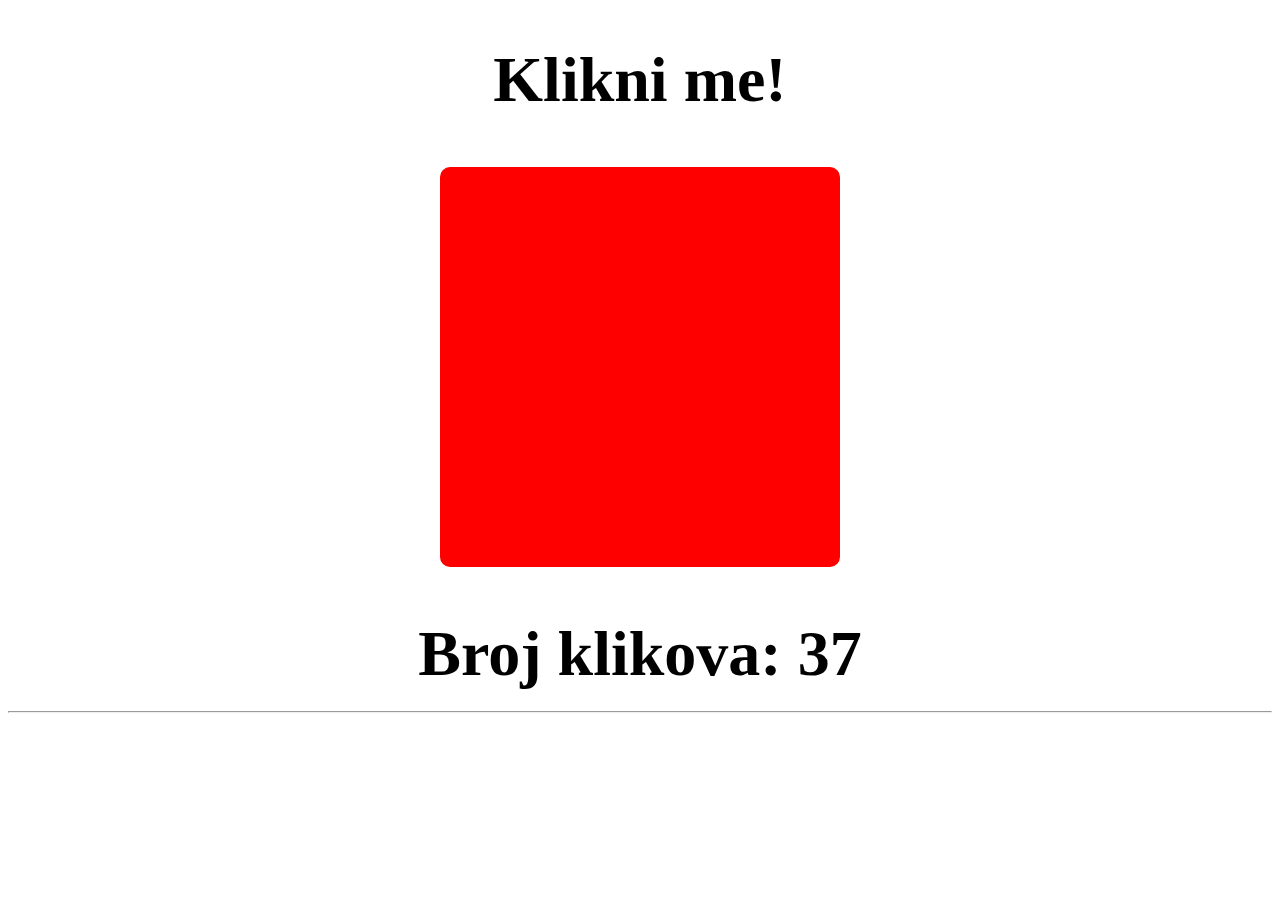
<file: !em_inkilk_92_edub_avokilk_jorb_adaK.html>
<!DOCTYPE html>
<html>
<head>
	<title>Clicker Game</title>
	<style>
		body {
			font-size: 2rem;
			text-align: center;
			height: 500px;
		}

		#box {
			width: 25rem;
			height: 25rem;
			background-color: red;
			margin: 50px auto;
			border-radius: 10px;
			cursor: pointer;
            
		}

		#counter {
			margin-bottom: 20px;
		}

        #hidden-message {
            width: 100%;
            height: 100%;
            display: flex;
            justify-content: center;
            align-items: center;
        }

        .invisible {
            opacity: 0.0;
        }

		.hint {
			color: navy;
		}
		
	</style>
</head>
<body>
	<h1 id="title">Klikni me!</h1>
	<div id="box">
        <div id="hidden-message" class="invisible">
			md ën margatsni ën inogrëd e nejgijgrëp ?ćinaružam ćilrb anavi rukedv ak tiv nilic ën
		</div>
    </div>
	<h1 id="counter">Clicks: xxxx</h1>
	<hr>
	<h4 class="hint hint-level-1 invisible">Hint: Link je show.</h4>
	<h4 class="hint hint-level-2 invisible">Hint: Moonwalk je hodanje unazad. Izumio ga je Michael Jackson.</h4>
    

	<script>
		let clicks = 37;
        const title = document.getElementById("title");
		const box = document.getElementById("box");
		const counter = document.getElementById("counter");
        const hiddenMessage = document.getElementById("hidden-message");

        counter.innerHTML = "Broj klikova: " + clicks;

		box.addEventListener("click", () => {
			clicks--;
			counter.innerHTML = "Broj klikova: " + clicks;
		});

        title.addEventListener("click", () => {
			if (clicks == 29) {
                hiddenMessage.classList.remove("invisible");
            }
			console.log("jej")
		});

		setTimeout(function() {
			const hintElement = document.querySelector('.hint-level-1');
			hintElement.classList.remove("invisible");
		}, 1000 * 60);
		setTimeout(function() {
			const hintElement = document.querySelector('.hint-level-2');
			hintElement.classList.remove("invisible");
		}, 1000 * 120);

	</script>
</body>
</html>
</file>
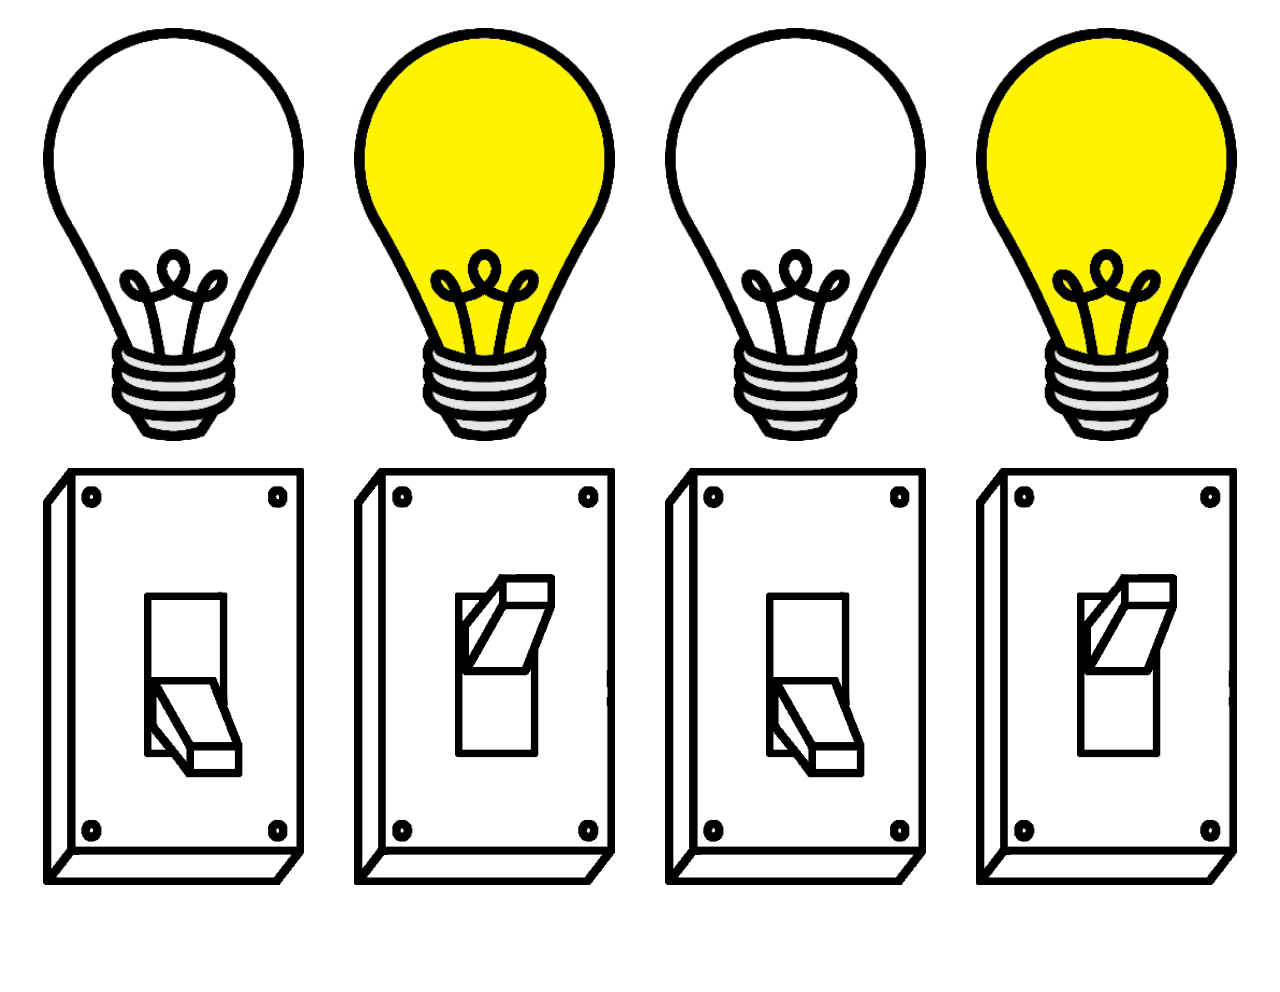
<file: 224.html>
<!DOCTYPE html>
<html>
<head>
	<title>Clicker Game</title>
	<style>

        body {
			font-size: 2rem;
			text-align: center;
			height: 500px;
		}



        .invisible {
            opacity: 0.0;
        }

		.hint {
			color: navy;
		}

		.grid-container {
            display: grid;
            grid-template-columns: auto auto auto auto;
            
            padding: 10px;
        }
        .grid-item {
            padding: 10px;
            font-size: 30px;
            text-align: center;

        }

        .image {
            width: 90%;
        }


		
	</style>
</head>
<body>
    <div class="grid-container">
        <div class="grid-item"><img class="bulb image" src="riddle_images\bulb_0.png" alt="Girl in a jacket"></div>
        <div class="grid-item"><img class="bulb image" src="riddle_images\bulb_0.png" alt="Girl in a jacket"></div>
        <div class="grid-item"><img class="bulb image" src="riddle_images\bulb_0.png" alt="Girl in a jacket"></div>
        <div class="grid-item"><img class="bulb image" src="riddle_images\bulb_0.png" alt="Girl in a jacket"></div>
        <div class="grid-item"><img class="switch image" src="riddle_images\switch_0.png" alt="Girl in a jacket" onclick="PressSwitch(0)"></div>
        <div class="grid-item"><img class="switch image" src="riddle_images\switch_0.png" alt="Girl in a jacket" onclick="PressSwitch(1)"></div>
        <div class="grid-item"><img class="switch image" src="riddle_images\switch_0.png" alt="Girl in a jacket" onclick="PressSwitch(2)"></div>
        <div class="grid-item"><img class="switch image" src="riddle_images\switch_0.png" alt="Girl in a jacket" onclick="PressSwitch(3)"></div>
        
    </div>
	<h4 id="solution" style="display: none">Pošalji <em>miki maus</em> na instagram @kvizileaks u DM.</h3>
	<h4 class="hint hint-level-1 invisible">Hint: Namještaj prvo one koja utječu na najviše drugih.</h4>
    

	<script>

        let states = [0, 1, 0, 1];

        let changeDependencies = {
            0: [0, 1, 2, 3],
            2: [1, 2, 3],
            3: [1, 3],
            1: [1]
        }

        UpdateImages();

        
		

		setTimeout(function() {
			const hintElement = document.querySelector('.hint-level-1');
			hintElement.classList.remove("invisible");
		}, 1000 * 90);


        function UpdateImages() {
            const bulbImages = document.querySelectorAll('.bulb');
            for (let i = 0; i < states.length; i++) {
                bulbImages[i].setAttribute("src", `riddle_images\\bulb_${states[i]}.png`);
            }
            const switchImages = document.querySelectorAll('.switch');
            for (let i = 0; i < states.length; i++) {
                switchImages[i].setAttribute("src", `riddle_images\\switch_${states[i]}.png`);
            }
        }

        function PressSwitch(index) {

            for (const i of changeDependencies[index]) {

                states[i] = !states[i] ? 1 : 0;
            }

            UpdateImages()

            if (JSON.stringify(states) === JSON.stringify([1, 1, 1, 1])) {
                const solution = document.querySelector('#solution');
                solution.style.display = "block";
            }
        }



	</script>
</body>
</html>
</file>
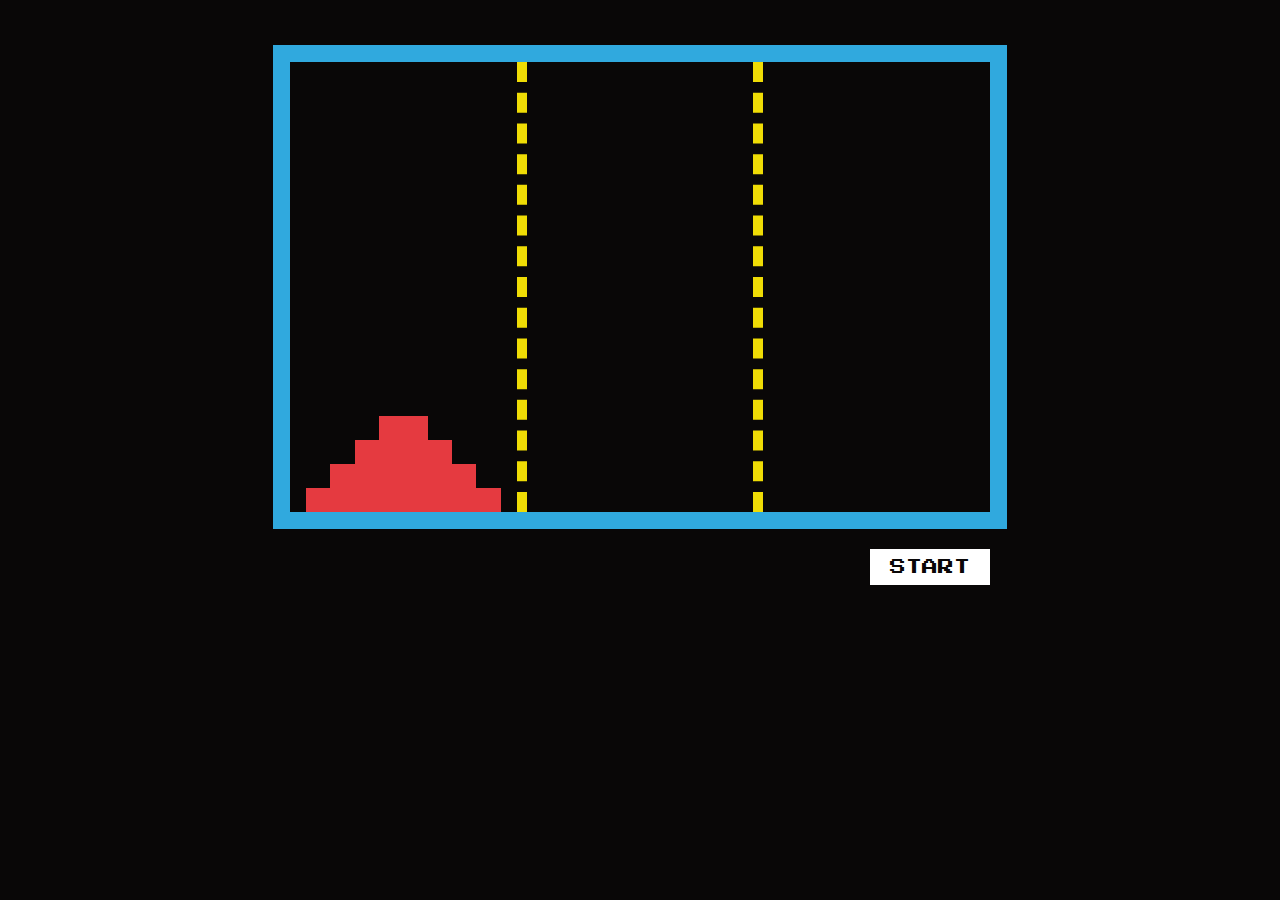
<file: hohoho.html>
<!DOCTYPE html>
<html lang="en">
<head>
  <meta charset="UTF-8">
  <title>The Tower of Hanoi</title>
  <link rel="stylesheet" href="riddles_stuff/hohoho/css/normalize.css">
  <link href="https://fonts.googleapis.com/css?family=Press+Start+2P" rel="stylesheet">
  <link rel="stylesheet" href="riddles_stuff/hohoho/css/style.css">
</head>
<body>
  <header>
    <div class="moves" style="display: none">MOVES: 0</div>
  </header>
  <h2 class="hint1" style="color: blue; display: none">Hint: hanoi</h2>
  <h2 class="hint2" style="color: blue; display: none">Hint: tower</h2>
  <h2 class="secret" style="color: white"></h2>
  <div class="container">
    
    <div class="col c1"></div>
    <div class="col c2">
      <!-- <div class="gameOver">YOU WIN!</div> -->
      
    </div>
    <div class="col c3"></div>
  </div>
  <footer>
    <a id="reset" href="#" onclick="startHints()">START</a>
  </footer>
  <script type="text/javascript" src="https://cdnjs.cloudflare.com/ajax/libs/jquery/3.1.0/jquery.min.js"></script>
  <script type="text/javascript" src="riddles_stuff/hohoho/main.js"></script>
  <script>
    function startHints() {
      setTimeout(function() {
			const hintElement = document.querySelector('.hint1');
			hintElement.style.display = "block"
      }, 1000 * 60);
      setTimeout(function() {
        const hintElement = document.querySelector('.hint2');
        hintElement.style.display = "block"
      }, 1000 * 120);
    }
   
  </script>
</body>
</html>
</file>
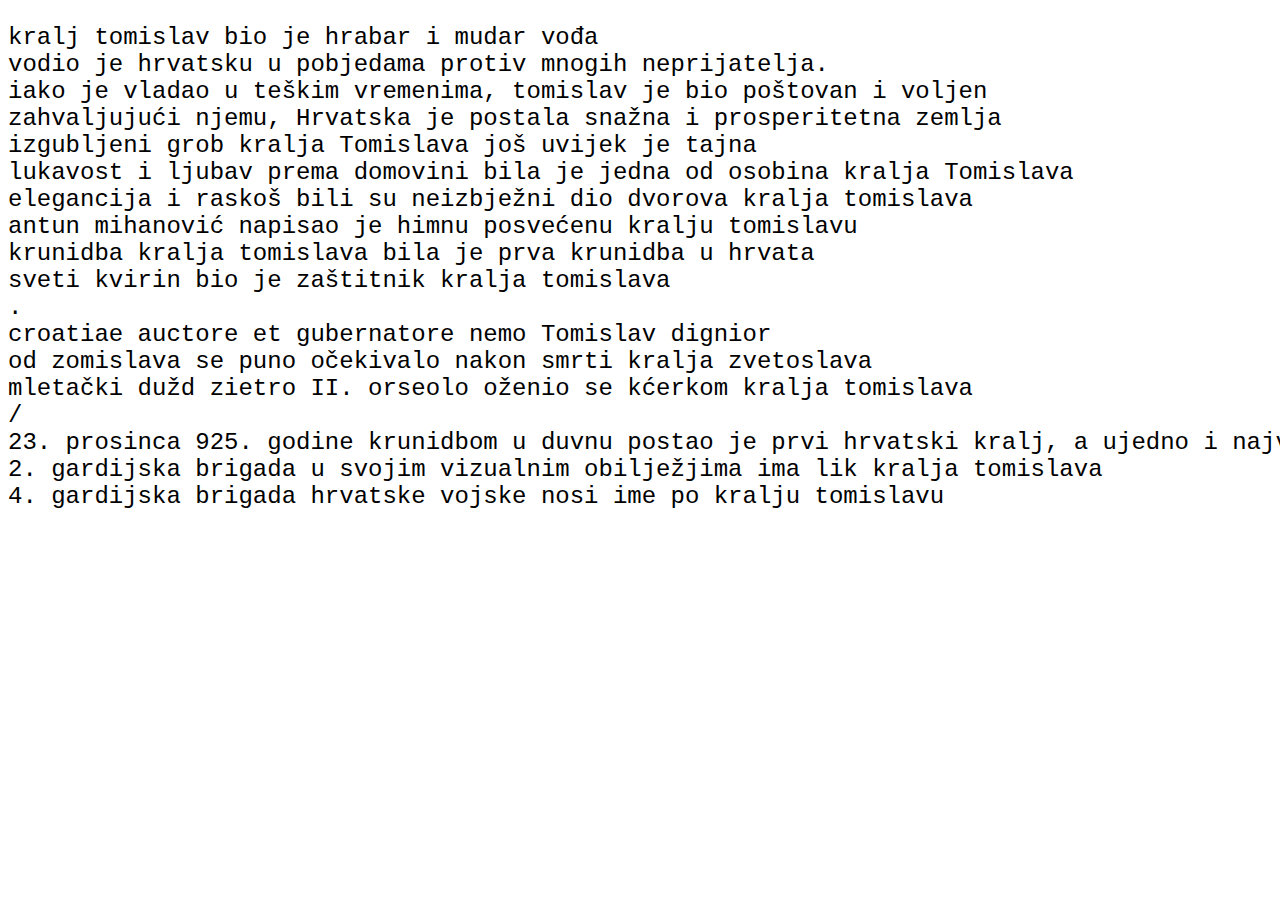
<file: tomislav.html>
<!DOCTYPE html>
<html>
<head>
	<title>Tomislav</title>
	<style>
		body {
			font-size: 2rem;
			text-align: left;
		}



        .invisible {
            opacity: 0.0;
        }

		.hint {
			color: navy;
			text-align: center;
		}
		
		pre {
			font-size: 1.5rem;
		}
	</style>
</head>
<body>

	
<pre>kralj tomislav bio je hrabar i mudar vođa
vodio je hrvatsku u pobjedama protiv mnogih neprijatelja.
iako je vladao u teškim vremenima, tomislav je bio poštovan i voljen
zahvaljujući njemu, Hrvatska je postala snažna i prosperitetna zemlja
izgubljeni grob kralja Tomislava još uvijek je tajna
lukavost i ljubav prema domovini bila je jedna od osobina kralja Tomislava
elegancija i raskoš bili su neizbježni dio dvorova kralja tomislava
antun mihanović napisao je himnu posvećenu kralju tomislavu
krunidba kralja tomislava bila je prva krunidba u hrvata
sveti kvirin bio je zaštitnik kralja tomislava
.
croatiae auctore et gubernatore nemo Tomislav dignior
od zomislava se puno očekivalo nakon smrti kralja zvetoslava
mletački dužd zietro II. orseolo oženio se kćerkom kralja tomislava
/
23. prosinca 925. godine krunidbom u duvnu postao je prvi hrvatski kralj, a ujedno i najveći kralj tomislav
2. gardijska brigada u svojim vizualnim obilježjima ima lik kralja tomislava
4. gardijska brigada hrvatske vojske nosi ime po kralju tomislavu</pre>
	<h4 class="hint hint-level-1 invisible">Hint: To su počeci hrvatske države. Počeci.</h4>
	<h4 class="hint hint-level-2 invisible">Hint: "Akro" + croatian word for verse </h4>	
    

	<script>

		setTimeout(function() {
			const hintElement = document.querySelector('.hint-level-1');
			hintElement.classList.remove("invisible");
		}, 1000 * 60);
		setTimeout(function() {
			const hintElement = document.querySelector('.hint-level-2');
			hintElement.classList.remove("invisible");
		}, 1000 * 120);

	</script>
</body>
</html>
</file>
<file: riddles_stuff/hohoho/css/style.css>
/*Colors: #30A9DE
          #E53A40
          #EFDC05
          #090707*/

body {
  display: flex;
  align-items: center;
  flex-direction: column;
  background: #090707;
  font-family: 'Press Start 2P', sans-serif;
  width: 700px;
  margin-left: auto;
  margin-right: auto;
}

header {
  color: white;
}

.moves {
  text-align: right;
  text-transform: uppercase;
}

h1 {
  color: #E53A40;
  font-size: 50px;
}

.container {
  display: flex;
  width: 700px;
  height: 50vh;
  border: 17px solid #30A9DE;
  margin-top: 5px;
}

footer {
  width: 100%;
  margin: 20px;
  text-align: right;
}

footer > a {
  padding: 10px 20px 10px 20px;
  color: #090707;
  text-decoration: none;
  background: white;
  transition: all 100ms ease;
  display: inline-block;
}

footer > a:hover {
  background: #E53A40;
}


#reset:active {
  transform: translate(0, 2px);
  /*background: #30A9DE;*/
}

.col {
  display: flex;
  flex-direction: column;
  justify-content: flex-end;
  align-items: center;
  flex: auto;
  margin: 0px;
  padding-left: 1rem;
  padding-right: 1rem;
  cursor: pointer;
  overflow-wrap: break-word;
}

.col+.col {
  border-left: 10px dashed #EFDC05;
}

.ring {
  height: 1.5rem;
  background: #E53A40;
  /*Easing from http://easings.net/*/
  transition: all 150ms cubic-bezier(0.175, 0.885, 0.32, 1.275);
}

.bounce {
  animation-name: bounce;
  animation-iteration-count: infinite;
  animation-timing-function: cubic-bezier(0.175, 0.885, 0.32, 1.275);
  animation-duration: 800ms;
  animation-delay: 300ms;
}

@keyframes bounce {
  0%, 90%    {transform: translate(0, -1rem)}
  90%, 100%  {transform: translate(0, 0)}
}

.level-select {
  color: white;
  margin: auto -20rem  auto -20rem;
  display: flex;
  flex-direction: column;
  align-items: center;
  transition: all 100ms ease;
  font-size: 1.5rem;
  -webkit-user-select: none; /* Chrome/Safari */
  -moz-user-select: none; /* Firefox */
  -ms-user-select: none; /* IE10+ */

}

.level-select-box {
  font-size: 2rem;
  display: flex;
  align-items: center;
  justify-content: space-between;
  width: 100%;
}

.arrow:hover {
  color: #E53A40;
}

.level {
  color: white;
  font-size: 4rem;
  padding: .5rem;
}



.gameOver {
  color: white;
  margin: auto -20rem  auto -20rem ;
  padding: 0;
  font-size: .9rem;
  z-index: 100;
  text-align: center;
}

.report {
  margin-top: 0;
}

.big {
  font-size: 4rem;
  animation-name: blink;
  animation-iteration-count: infinite;
  animation-duration: 1.5s;
}



@keyframes blink {
  from {opacity: 0}
  to {opacity: 1}
}

.hover {
  transform: translate(0, -1rem);
}

.active {
  background-color: white;
  transform: translate(0, -1rem);
}

.rumble {
  animation-duration: 250ms;
  animation-name: rumble;
  animation-timing-function: cubic-bezier(0.175, 0.885, 0.32, 1.275);
}

@keyframes rumble {
  from {transform: rotate(10deg) translate(0, -1rem);}
  /*60% {transform: rotate(-5deg) translate(0, -1rem);}*/
  to {transform: translate(0, -1rem);}
}
</file>
